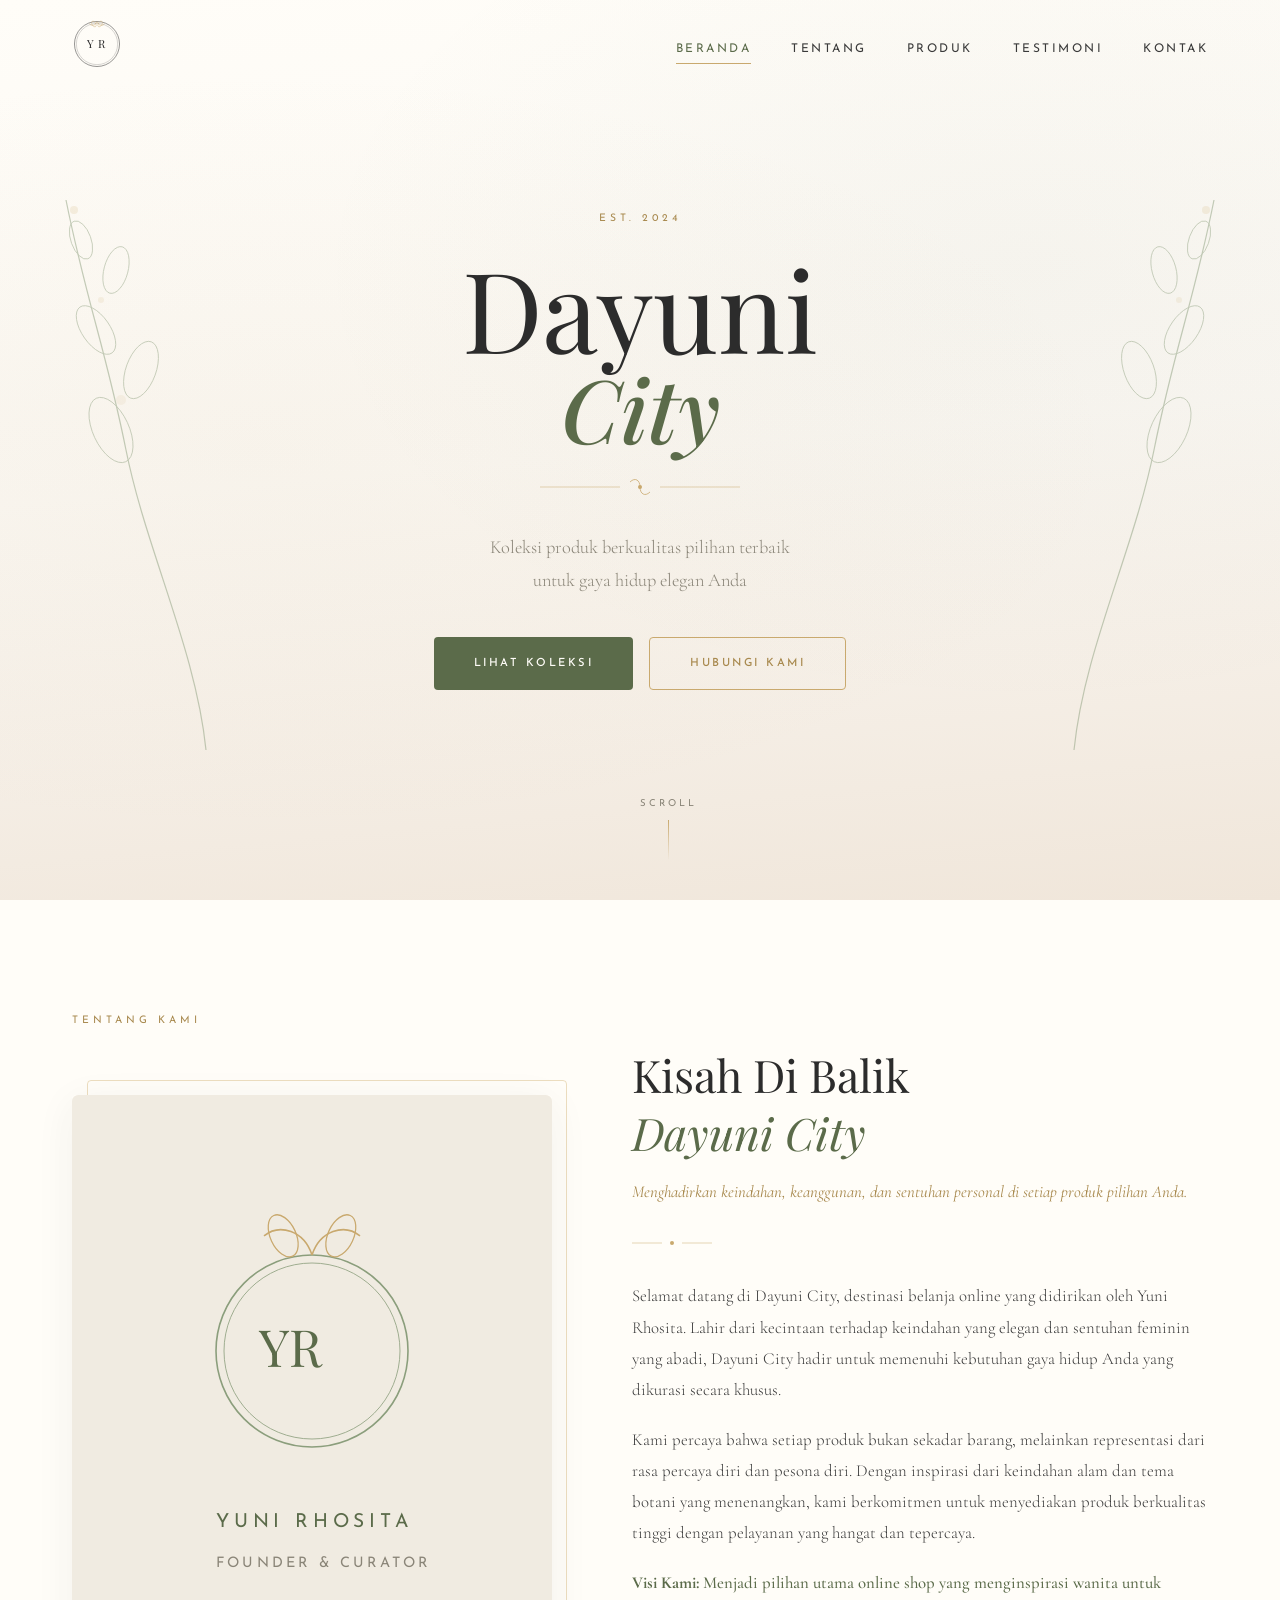
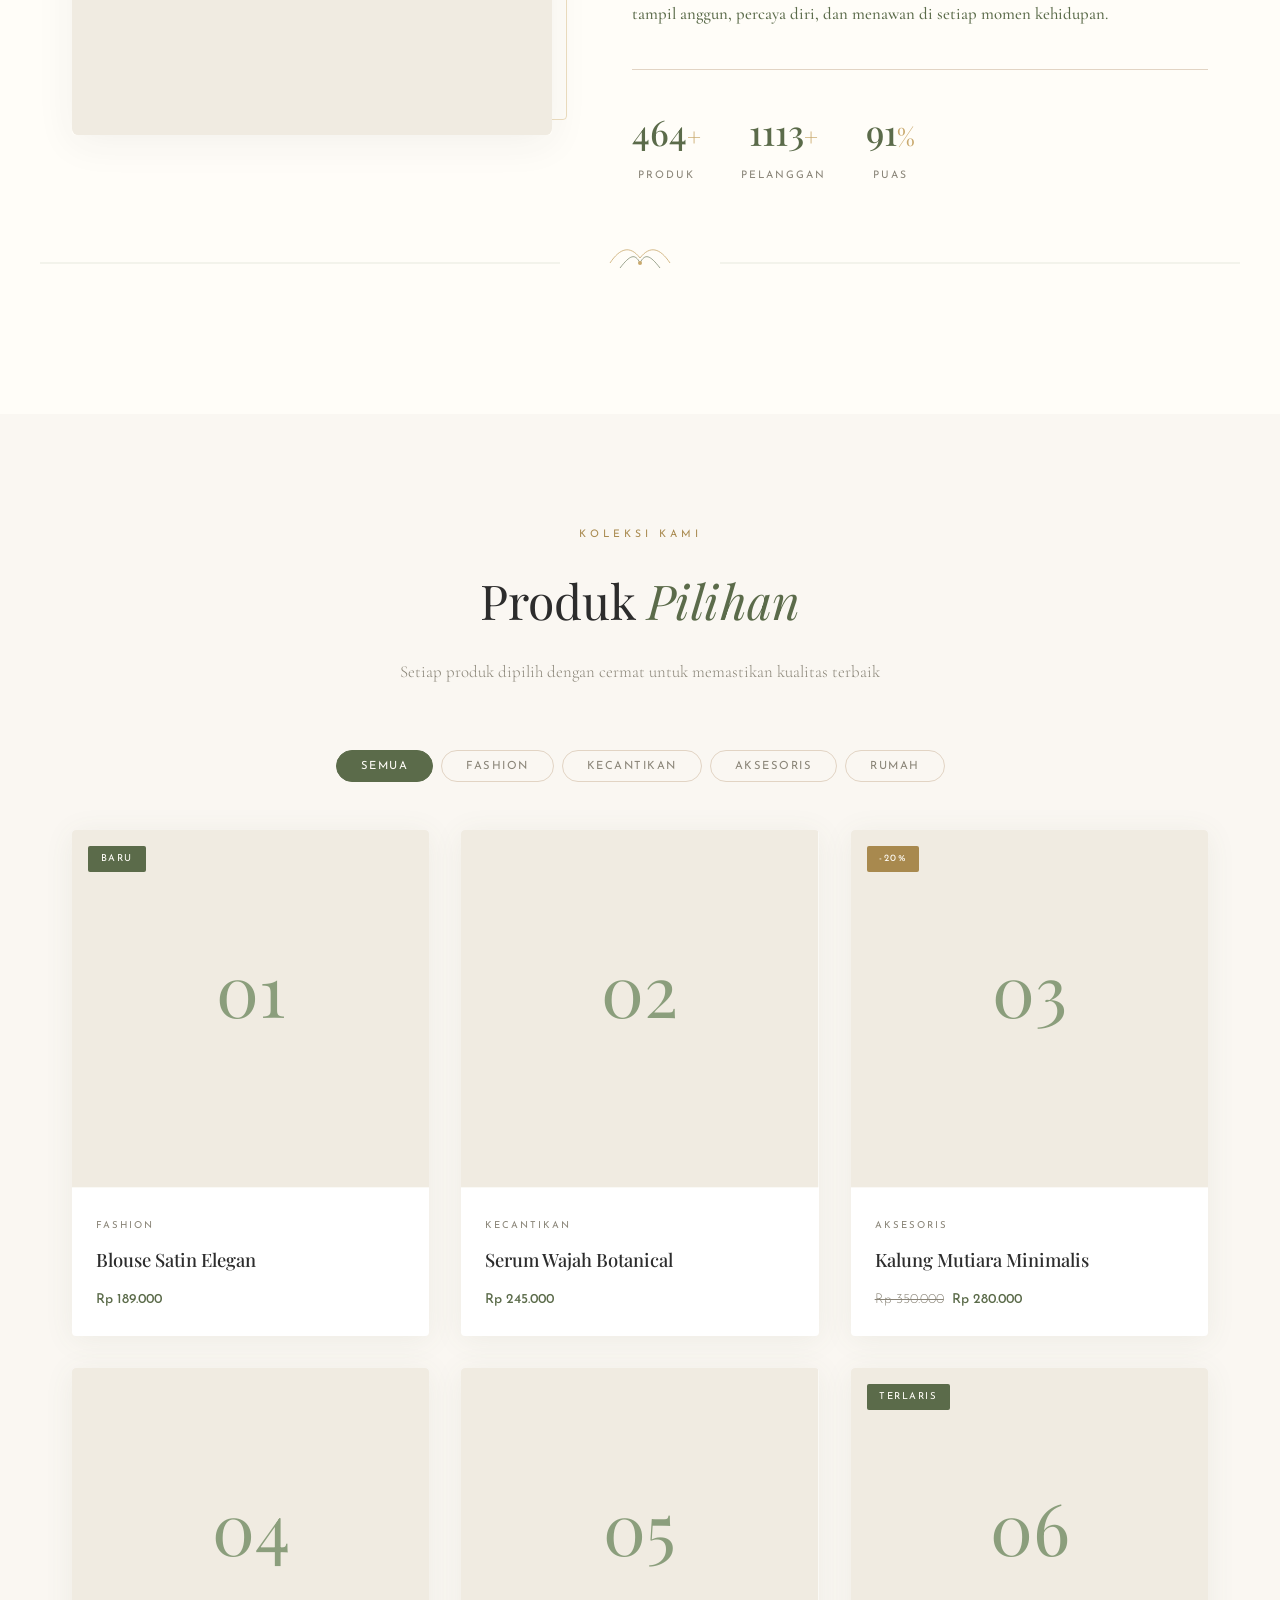
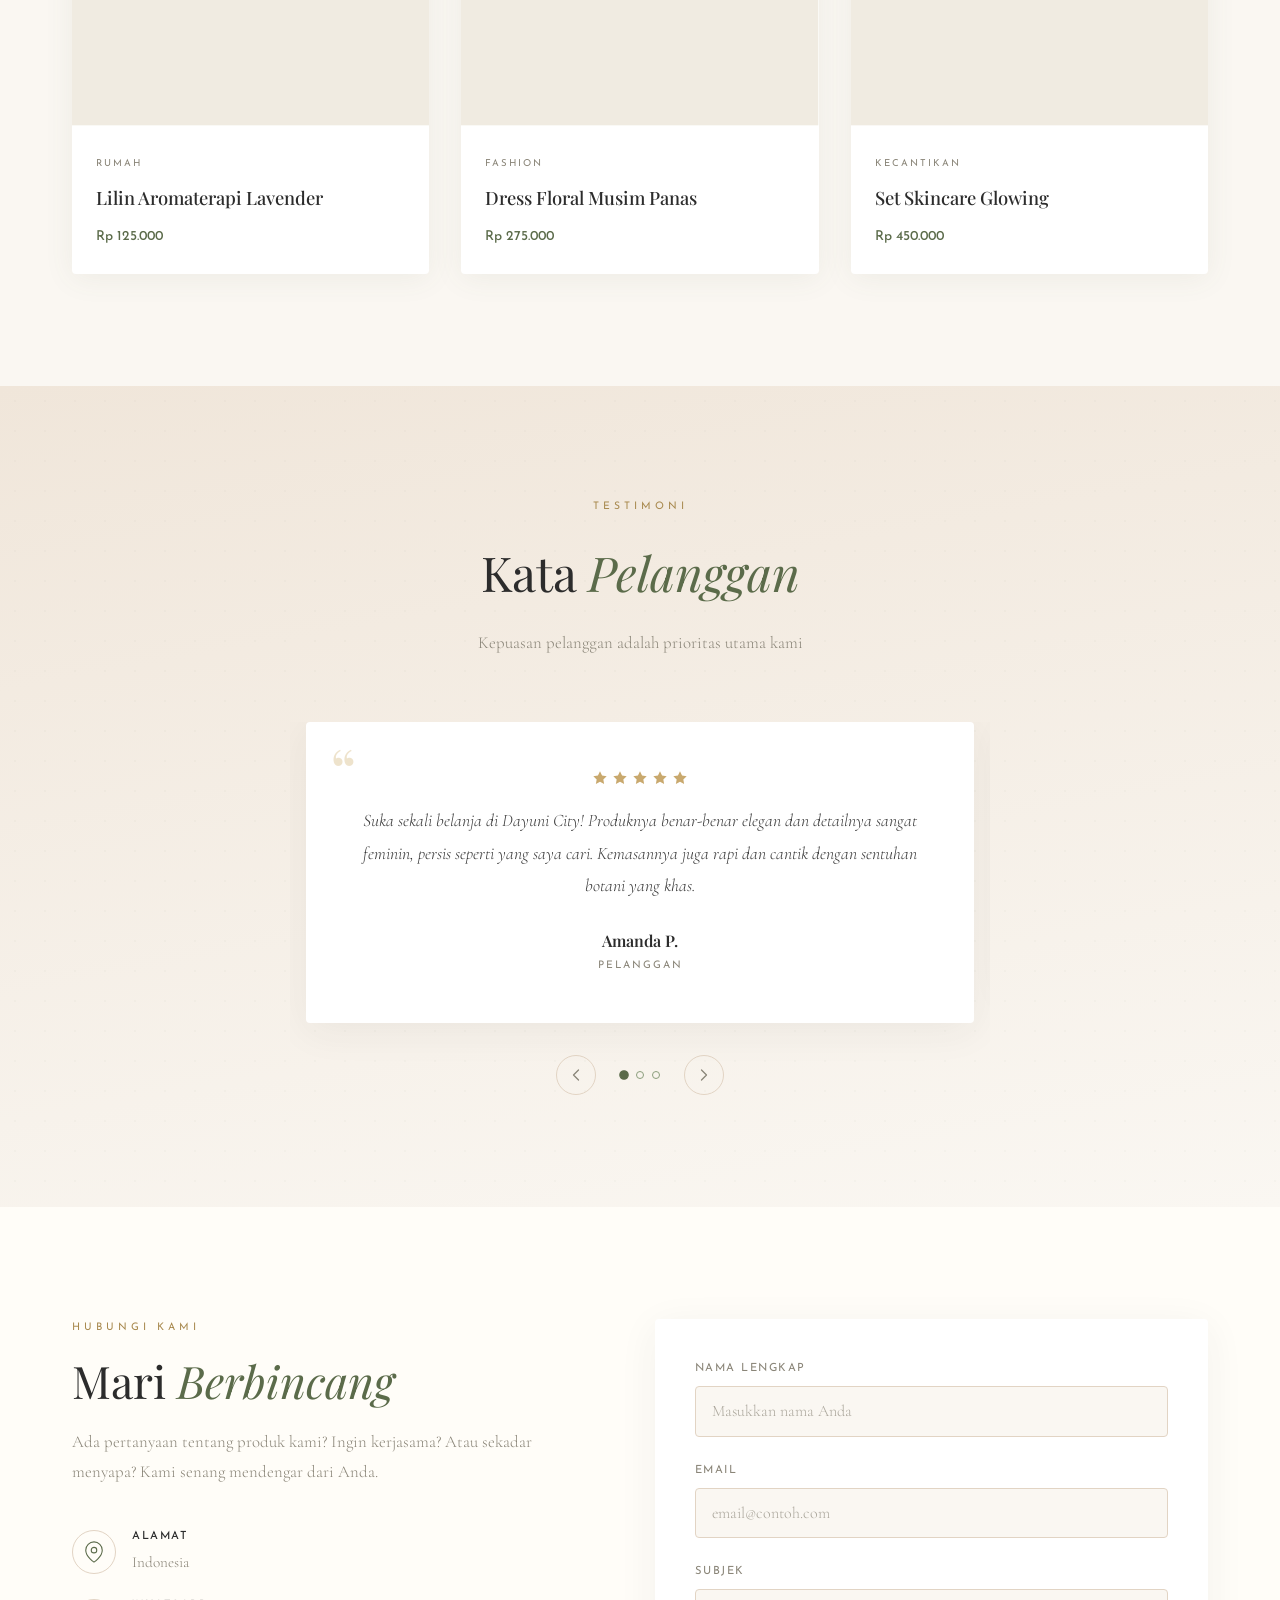
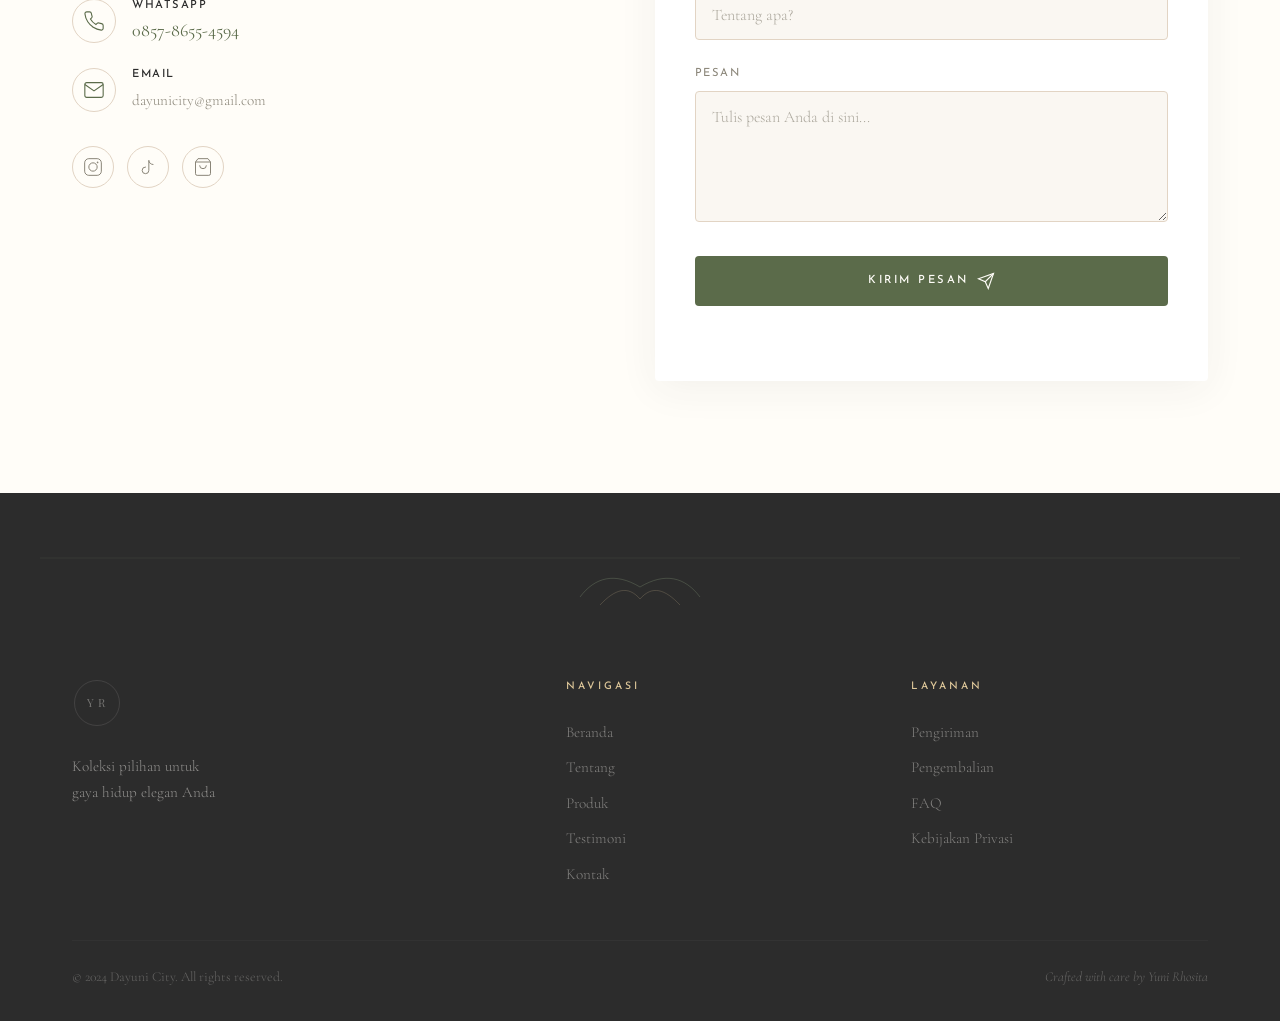
<file: index.html>
<!DOCTYPE html>
<html lang="id">
<head>
  <meta charset="UTF-8">
  <meta name="viewport" content="width=device-width, initial-scale=1.0">
  <title>Dayuni City — Olshop Terpercaya by Yuni Rhosita</title>
  <meta name="description" content="Dayuni City adalah toko online terpercaya yang menyediakan produk berkualitas pilihan Yuni Rhosita. Belanja mudah, aman, dan elegan.">
  <meta name="keywords" content="Dayuni City, Yuni Rhosita, olshop, toko online, belanja online, produk berkualitas">
  <meta name="author" content="Yuni Rhosita">
  <meta property="og:title" content="Dayuni City — Olshop Terpercaya">
  <meta property="og:description" content="Belanja produk berkualitas pilihan Yuni Rhosita. Aman, mudah, dan elegan.">
  <meta property="og:type" content="website">
  <link rel="preconnect" href="https://fonts.googleapis.com">
  <link rel="preconnect" href="https://fonts.gstatic.com" crossorigin>
  <link href="https://fonts.googleapis.com/css2?family=Cormorant+Garamond:ital,wght@0,300;0,400;0,500;0,600;0,700;1,300;1,400;1,500&family=Playfair+Display:ital,wght@0,400;0,500;0,600;0,700;1,400;1,500;1,600&family=Josefin+Sans:wght@300;400;500;600&display=swap" rel="stylesheet">
  <link rel="stylesheet" href="css/style.css">
</head>
<body>

  <!-- Botanical Overlay Loader -->
  <div class="page-loader" id="pageLoader">
    <div class="loader-botanical">
      <svg viewBox="0 0 120 120" class="loader-leaf">
        <path d="M60 10 C30 30, 15 60, 60 110 C105 60, 90 30, 60 10Z" fill="none" stroke="currentColor" stroke-width="1"/>
        <path d="M60 25 C60 25, 60 95, 60 95" fill="none" stroke="currentColor" stroke-width="0.8"/>
        <path d="M60 40 C45 35, 35 45, 60 55" fill="none" stroke="currentColor" stroke-width="0.6"/>
        <path d="M60 40 C75 35, 85 45, 60 55" fill="none" stroke="currentColor" stroke-width="0.6"/>
        <path d="M60 60 C42 55, 30 65, 60 75" fill="none" stroke="currentColor" stroke-width="0.6"/>
        <path d="M60 60 C78 55, 90 65, 60 75" fill="none" stroke="currentColor" stroke-width="0.6"/>
      </svg>
      <span class="loader-text">Dayuni City</span>
    </div>
  </div>

  <!-- Navigation -->
  <nav class="main-nav" id="mainNav">
    <div class="nav-inner">
      <a href="#beranda" class="nav-logo">
        <svg viewBox="0 0 80 80" class="logo-svg">
          <circle cx="40" cy="40" r="36" fill="none" stroke="currentColor" stroke-width="0.8"/>
          <circle cx="40" cy="40" r="33" fill="none" stroke="currentColor" stroke-width="0.3"/>
          <!-- Botanical accent top -->
          <path d="M40 4 C38 10, 32 12, 28 8" fill="none" stroke="var(--gold)" stroke-width="0.8"/>
          <path d="M40 4 C42 10, 48 12, 52 8" fill="none" stroke="var(--gold)" stroke-width="0.8"/>
          <ellipse cx="35" cy="8" rx="3" ry="5" transform="rotate(-30 35 8)" fill="none" stroke="var(--gold)" stroke-width="0.6"/>
          <ellipse cx="45" cy="8" rx="3" ry="5" transform="rotate(30 45 8)" fill="none" stroke="var(--gold)" stroke-width="0.6"/>
          <!-- YR Letters -->
          <text x="24" y="46" font-family="'Playfair Display', serif" font-size="18" font-weight="400" fill="currentColor">Y</text>
          <text x="42" y="46" font-family="'Playfair Display', serif" font-size="18" font-weight="400" fill="currentColor">R</text>
        </svg>
      </a>

      <button class="nav-toggle" id="navToggle" aria-label="Toggle menu">
        <span></span>
        <span></span>
        <span></span>
      </button>

      <div class="nav-links" id="navLinks">
        <a href="#beranda" class="nav-link active" data-section="beranda">Beranda</a>
        <a href="#tentang" class="nav-link" data-section="tentang">Tentang</a>
        <a href="#produk" class="nav-link" data-section="produk">Produk</a>
        <a href="#testimoni" class="nav-link" data-section="testimoni">Testimoni</a>
        <a href="#kontak" class="nav-link" data-section="kontak">Kontak</a>
      </div>
    </div>
  </nav>

  <!-- Hero / Beranda -->
  <section class="hero" id="beranda">
    <div class="hero-botanical-left">
      <svg viewBox="0 0 200 600" class="botanical-branch">
        <path d="M180 600 C170 500, 120 400, 100 300 C80 200, 60 150, 40 50" fill="none" stroke="var(--olive-light)" stroke-width="1.2"/>
        <ellipse cx="85" cy="280" rx="18" ry="35" transform="rotate(-25 85 280)" fill="none" stroke="var(--olive-light)" stroke-width="0.8"/>
        <ellipse cx="115" cy="220" rx="15" ry="30" transform="rotate(20 115 220)" fill="none" stroke="var(--olive-light)" stroke-width="0.8"/>
        <ellipse cx="70" cy="180" rx="14" ry="28" transform="rotate(-35 70 180)" fill="none" stroke="var(--olive-light)" stroke-width="0.8"/>
        <ellipse cx="90" cy="120" rx="12" ry="24" transform="rotate(15 90 120)" fill="none" stroke="var(--olive-light)" stroke-width="0.8"/>
        <ellipse cx="55" cy="90" rx="10" ry="20" transform="rotate(-20 55 90)" fill="none" stroke="var(--olive-light)" stroke-width="0.8"/>
        <circle cx="48" cy="60" r="4" fill="var(--gold-light)" opacity="0.5"/>
        <circle cx="75" cy="150" r="3" fill="var(--gold-light)" opacity="0.4"/>
        <circle cx="95" cy="250" r="5" fill="var(--gold-light)" opacity="0.3"/>
      </svg>
    </div>
    <div class="hero-botanical-right">
      <svg viewBox="0 0 200 600" class="botanical-branch">
        <path d="M20 600 C30 500, 80 400, 100 300 C120 200, 140 150, 160 50" fill="none" stroke="var(--olive-light)" stroke-width="1.2"/>
        <ellipse cx="115" cy="280" rx="18" ry="35" transform="rotate(25 115 280)" fill="none" stroke="var(--olive-light)" stroke-width="0.8"/>
        <ellipse cx="85" cy="220" rx="15" ry="30" transform="rotate(-20 85 220)" fill="none" stroke="var(--olive-light)" stroke-width="0.8"/>
        <ellipse cx="130" cy="180" rx="14" ry="28" transform="rotate(35 130 180)" fill="none" stroke="var(--olive-light)" stroke-width="0.8"/>
        <ellipse cx="110" cy="120" rx="12" ry="24" transform="rotate(-15 110 120)" fill="none" stroke="var(--olive-light)" stroke-width="0.8"/>
        <ellipse cx="145" cy="90" rx="10" ry="20" transform="rotate(20 145 90)" fill="none" stroke="var(--olive-light)" stroke-width="0.8"/>
        <circle cx="152" cy="60" r="4" fill="var(--gold-light)" opacity="0.5"/>
        <circle cx="125" cy="150" r="3" fill="var(--gold-light)" opacity="0.4"/>
      </svg>
    </div>

    <div class="hero-content reveal">
      <div class="hero-badge">Est. 2024</div>
      <h1 class="hero-title">
        <span class="hero-title-line">Dayuni</span>
        <span class="hero-title-line hero-title-accent">City</span>
      </h1>
      <div class="hero-divider">
        <svg viewBox="0 0 200 20" class="divider-svg">
          <line x1="0" y1="10" x2="80" y2="10" stroke="var(--gold)" stroke-width="0.5"/>
          <path d="M90 5 C95 0, 100 3, 100 10 C100 17, 105 20, 110 15" fill="none" stroke="var(--gold)" stroke-width="0.8"/>
          <circle cx="100" cy="10" r="2" fill="var(--gold)"/>
          <line x1="120" y1="10" x2="200" y2="10" stroke="var(--gold)" stroke-width="0.5"/>
        </svg>
      </div>
      <p class="hero-subtitle">Koleksi produk berkualitas pilihan terbaik<br>untuk gaya hidup elegan Anda</p>
      <div class="hero-actions">
        <a href="#produk" class="btn btn-primary">Lihat Koleksi</a>
        <a href="#kontak" class="btn btn-outline">Hubungi Kami</a>
      </div>
    </div>

    <div class="hero-scroll-indicator">
      <span>Scroll</span>
      <div class="scroll-line"></div>
    </div>
  </section>

  <!-- About / Tentang -->
  <section class="section section-about" id="tentang">
    <div class="container">
      <div class="section-label reveal">Tentang Kami</div>
      <div class="about-grid">
        <div class="about-image-col reveal">
          <div class="about-image-frame">
            <div class="about-image-placeholder">
              <svg viewBox="0 0 300 400" class="placeholder-botanical">
                <rect x="0" y="0" width="300" height="400" fill="var(--cream-dark)" rx="4"/>
                <circle cx="150" cy="160" r="60" fill="none" stroke="var(--olive-light)" stroke-width="1"/>
                <circle cx="150" cy="160" r="55" fill="none" stroke="var(--olive-light)" stroke-width="0.5"/>
                <text x="117" y="170" font-family="'Playfair Display', serif" font-size="32" fill="var(--olive)">YR</text>
                <path d="M150 100 C145 85, 130 80, 120 88" fill="none" stroke="var(--gold)" stroke-width="1"/>
                <path d="M150 100 C155 85, 170 80, 180 88" fill="none" stroke="var(--gold)" stroke-width="1"/>
                <ellipse cx="132" cy="88" rx="8" ry="14" transform="rotate(-25 132 88)" fill="none" stroke="var(--gold)" stroke-width="0.8"/>
                <ellipse cx="168" cy="88" rx="8" ry="14" transform="rotate(25 168 88)" fill="none" stroke="var(--gold)" stroke-width="0.8"/>
                <text x="90" y="270" font-family="'Josefin Sans', sans-serif" font-size="12" fill="var(--olive)" letter-spacing="3">YUNI RHOSITA</text>
                <text x="90" y="295" font-family="'Josefin Sans', sans-serif" font-size="9" fill="var(--text-muted)" letter-spacing="2">FOUNDER &amp; CURATOR</text>
              </svg>
            </div>
            <div class="about-image-accent"></div>
          </div>
        </div>

        <div class="about-text-col reveal" style="--delay: 0.2s">
          <h2 class="about-heading">
            Kisah Di Balik<br>
            <em>Dayuni City</em>
          </h2>
          <p class="about-subtitle" style="font-family: var(--font-body); font-size: 1.05rem; font-style: italic; color: var(--gold-dark); margin-bottom: 1.2rem;">Menghadirkan keindahan, keanggunan, dan sentuhan personal di setiap produk pilihan Anda.</p>
          <div class="about-divider-small">
            <svg viewBox="0 0 80 8">
              <line x1="0" y1="4" x2="30" y2="4" stroke="var(--gold)" stroke-width="0.5"/>
              <circle cx="40" cy="4" r="2" fill="var(--gold)"/>
              <line x1="50" y1="4" x2="80" y2="4" stroke="var(--gold)" stroke-width="0.5"/>
            </svg>
          </div>
          <p class="about-text">
            Selamat datang di Dayuni City, destinasi belanja online yang didirikan oleh Yuni Rhosita. Lahir dari kecintaan terhadap keindahan yang elegan dan sentuhan feminin yang abadi, Dayuni City hadir untuk memenuhi kebutuhan gaya hidup Anda yang dikurasi secara khusus.
          </p>
          <p class="about-text">
            Kami percaya bahwa setiap produk bukan sekadar barang, melainkan representasi dari rasa percaya diri dan pesona diri. Dengan inspirasi dari keindahan alam dan tema botani yang menenangkan, kami berkomitmen untuk menyediakan produk berkualitas tinggi dengan pelayanan yang hangat dan tepercaya.
          </p>
          <p class="about-text" style="font-weight: 500; color: var(--olive);">
            <strong>Visi Kami:</strong> Menjadi pilihan utama online shop yang menginspirasi wanita untuk tampil anggun, percaya diri, dan menawan di setiap momen kehidupan.
          </p>
          <div class="about-stats">
            <div class="stat">
              <span class="stat-number" data-count="500">0</span><span class="stat-suffix">+</span>
              <span class="stat-label">Produk</span>
            </div>
            <div class="stat">
              <span class="stat-number" data-count="1200">0</span><span class="stat-suffix">+</span>
              <span class="stat-label">Pelanggan</span>
            </div>
            <div class="stat">
              <span class="stat-number" data-count="98">0</span><span class="stat-suffix">%</span>
              <span class="stat-label">Puas</span>
            </div>
          </div>
        </div>
      </div>
    </div>

    <!-- Botanical divider -->
    <div class="section-botanical-divider">
      <svg viewBox="0 0 1200 60">
        <line x1="0" y1="30" x2="520" y2="30" stroke="var(--olive-light)" stroke-width="0.4" opacity="0.5"/>
        <g transform="translate(600, 30)">
          <path d="M-30 0 C-20 -15, -10 -18, 0 -5" fill="none" stroke="var(--gold)" stroke-width="0.8"/>
          <path d="M30 0 C20 -15, 10 -18, 0 -5" fill="none" stroke="var(--gold)" stroke-width="0.8"/>
          <path d="M-20 5 C-10 -8, -5 -10, 0 0" fill="none" stroke="var(--olive)" stroke-width="0.6"/>
          <path d="M20 5 C10 -8, 5 -10, 0 0" fill="none" stroke="var(--olive)" stroke-width="0.6"/>
          <circle cx="0" cy="0" r="2" fill="var(--gold)"/>
        </g>
        <line x1="680" y1="30" x2="1200" y2="30" stroke="var(--olive-light)" stroke-width="0.4" opacity="0.5"/>
      </svg>
    </div>
  </section>

  <!-- Products / Produk -->
  <section class="section section-products" id="produk">
    <div class="container">
      <div class="section-header reveal">
        <div class="section-label">Koleksi Kami</div>
        <h2 class="section-title">Produk <em>Pilihan</em></h2>
        <p class="section-desc">Setiap produk dipilih dengan cermat untuk memastikan kualitas terbaik</p>
      </div>

      <div class="product-filters reveal" style="--delay: 0.1s">
        <button class="filter-btn active" data-filter="semua">Semua</button>
        <button class="filter-btn" data-filter="fashion">Fashion</button>
        <button class="filter-btn" data-filter="kecantikan">Kecantikan</button>
        <button class="filter-btn" data-filter="aksesoris">Aksesoris</button>
        <button class="filter-btn" data-filter="rumah">Rumah</button>
      </div>

      <div class="products-grid" id="productsGrid">
        <!-- Product 1 -->
        <div class="product-card reveal" data-category="fashion" style="--delay: 0.1s">
          <div class="product-image">
            <div class="product-placeholder" style="--hue: 35">
              <svg viewBox="0 0 200 200"><rect width="200" height="200" fill="var(--cream-dark)"/><text x="100" y="105" text-anchor="middle" font-family="'Playfair Display',serif" font-size="40" fill="var(--olive-light)">01</text></svg>
            </div>
            <div class="product-overlay">
              <span class="product-quick-view">Lihat Detail</span>
            </div>
            <span class="product-badge">Baru</span>
          </div>
          <div class="product-info">
            <span class="product-category">Fashion</span>
            <h3 class="product-name">Blouse Satin Elegan</h3>
            <span class="product-price">Rp 189.000</span>
          </div>
        </div>

        <!-- Product 2 -->
        <div class="product-card reveal" data-category="kecantikan" style="--delay: 0.15s">
          <div class="product-image">
            <div class="product-placeholder" style="--hue: 85">
              <svg viewBox="0 0 200 200"><rect width="200" height="200" fill="var(--cream-dark)"/><text x="100" y="105" text-anchor="middle" font-family="'Playfair Display',serif" font-size="40" fill="var(--olive-light)">02</text></svg>
            </div>
            <div class="product-overlay">
              <span class="product-quick-view">Lihat Detail</span>
            </div>
          </div>
          <div class="product-info">
            <span class="product-category">Kecantikan</span>
            <h3 class="product-name">Serum Wajah Botanical</h3>
            <span class="product-price">Rp 245.000</span>
          </div>
        </div>

        <!-- Product 3 -->
        <div class="product-card reveal" data-category="aksesoris" style="--delay: 0.2s">
          <div class="product-image">
            <div class="product-placeholder" style="--hue: 45">
              <svg viewBox="0 0 200 200"><rect width="200" height="200" fill="var(--cream-dark)"/><text x="100" y="105" text-anchor="middle" font-family="'Playfair Display',serif" font-size="40" fill="var(--olive-light)">03</text></svg>
            </div>
            <div class="product-overlay">
              <span class="product-quick-view">Lihat Detail</span>
            </div>
            <span class="product-badge badge-sale">-20%</span>
          </div>
          <div class="product-info">
            <span class="product-category">Aksesoris</span>
            <h3 class="product-name">Kalung Mutiara Minimalis</h3>
            <span class="product-price"><del>Rp 350.000</del> Rp 280.000</span>
          </div>
        </div>

        <!-- Product 4 -->
        <div class="product-card reveal" data-category="rumah" style="--delay: 0.25s">
          <div class="product-image">
            <div class="product-placeholder" style="--hue: 120">
              <svg viewBox="0 0 200 200"><rect width="200" height="200" fill="var(--cream-dark)"/><text x="100" y="105" text-anchor="middle" font-family="'Playfair Display',serif" font-size="40" fill="var(--olive-light)">04</text></svg>
            </div>
            <div class="product-overlay">
              <span class="product-quick-view">Lihat Detail</span>
            </div>
          </div>
          <div class="product-info">
            <span class="product-category">Rumah</span>
            <h3 class="product-name">Lilin Aromaterapi Lavender</h3>
            <span class="product-price">Rp 125.000</span>
          </div>
        </div>

        <!-- Product 5 -->
        <div class="product-card reveal" data-category="fashion" style="--delay: 0.3s">
          <div class="product-image">
            <div class="product-placeholder" style="--hue: 15">
              <svg viewBox="0 0 200 200"><rect width="200" height="200" fill="var(--cream-dark)"/><text x="100" y="105" text-anchor="middle" font-family="'Playfair Display',serif" font-size="40" fill="var(--olive-light)">05</text></svg>
            </div>
            <div class="product-overlay">
              <span class="product-quick-view">Lihat Detail</span>
            </div>
          </div>
          <div class="product-info">
            <span class="product-category">Fashion</span>
            <h3 class="product-name">Dress Floral Musim Panas</h3>
            <span class="product-price">Rp 275.000</span>
          </div>
        </div>

        <!-- Product 6 -->
        <div class="product-card reveal" data-category="kecantikan" style="--delay: 0.35s">
          <div class="product-image">
            <div class="product-placeholder" style="--hue: 340">
              <svg viewBox="0 0 200 200"><rect width="200" height="200" fill="var(--cream-dark)"/><text x="100" y="105" text-anchor="middle" font-family="'Playfair Display',serif" font-size="40" fill="var(--olive-light)">06</text></svg>
            </div>
            <div class="product-overlay">
              <span class="product-quick-view">Lihat Detail</span>
            </div>
            <span class="product-badge">Terlaris</span>
          </div>
          <div class="product-info">
            <span class="product-category">Kecantikan</span>
            <h3 class="product-name">Set Skincare Glowing</h3>
            <span class="product-price">Rp 450.000</span>
          </div>
        </div>
      </div>
    </div>
  </section>

  <!-- Testimonials / Testimoni -->
  <section class="section section-testimonials" id="testimoni">
    <div class="testimonial-bg-pattern"></div>
    <div class="container">
      <div class="section-header reveal">
        <div class="section-label">Testimoni</div>
        <h2 class="section-title">Kata <em>Pelanggan</em></h2>
        <p class="section-desc">Kepuasan pelanggan adalah prioritas utama kami</p>
      </div>

      <div class="testimonials-carousel reveal" style="--delay: 0.15s">
        <div class="testimonials-track" id="testimonialsTrack">
          <!-- Testimonials loaded via JS -->
        </div>
        <div class="testimonials-nav">
          <button class="carousel-btn carousel-prev" id="prevTestimonial" aria-label="Sebelumnya">
            <svg viewBox="0 0 24 24" width="20" height="20"><path d="M15 18l-6-6 6-6" fill="none" stroke="currentColor" stroke-width="1.5" stroke-linecap="round" stroke-linejoin="round"/></svg>
          </button>
          <div class="carousel-dots" id="carouselDots"></div>
          <button class="carousel-btn carousel-next" id="nextTestimonial" aria-label="Selanjutnya">
            <svg viewBox="0 0 24 24" width="20" height="20"><path d="M9 18l6-6-6-6" fill="none" stroke="currentColor" stroke-width="1.5" stroke-linecap="round" stroke-linejoin="round"/></svg>
          </button>
        </div>
      </div>
    </div>
  </section>

  <!-- Contact / Kontak -->
  <section class="section section-contact" id="kontak">
    <div class="container">
      <div class="contact-grid">
        <div class="contact-info-col reveal">
          <div class="section-label">Hubungi Kami</div>
          <h2 class="contact-heading">Mari <em>Berbincang</em></h2>
          <p class="contact-text">Ada pertanyaan tentang produk kami? Ingin kerjasama? Atau sekadar menyapa? Kami senang mendengar dari Anda.</p>

          <div class="contact-details">
            <div class="contact-item">
              <div class="contact-icon">
                <svg viewBox="0 0 24 24" width="22" height="22"><path d="M21 10c0 7-9 13-9 13s-9-6-9-13a9 9 0 0118 0z" fill="none" stroke="currentColor" stroke-width="1.2"/><circle cx="12" cy="10" r="3" fill="none" stroke="currentColor" stroke-width="1.2"/></svg>
              </div>
              <div>
                <strong>Alamat</strong>
                <span>Indonesia</span>
              </div>
            </div>
            <div class="contact-item">
              <div class="contact-icon">
                <svg viewBox="0 0 24 24" width="22" height="22"><path d="M22 16.92v3a2 2 0 01-2.18 2 19.79 19.79 0 01-8.63-3.07 19.5 19.5 0 01-6-6A19.79 19.79 0 012.12 4.18 2 2 0 014.11 2h3a2 2 0 012 1.72 12.84 12.84 0 00.7 2.81 2 2 0 01-.45 2.11L8.09 9.91a16 16 0 006 6l1.27-1.27a2 2 0 012.11-.45 12.84 12.84 0 002.81.7A2 2 0 0122 16.92z" fill="none" stroke="currentColor" stroke-width="1.2"/></svg>
              </div>
              <div>
                <strong>WhatsApp</strong>
                <a href="https://wa.me/6285786554594" target="_blank" rel="noopener" style="color: var(--olive); text-decoration: none;">0857-8655-4594</a>
              </div>
            </div>
            <div class="contact-item">
              <div class="contact-icon">
                <svg viewBox="0 0 24 24" width="22" height="22"><path d="M4 4h16c1.1 0 2 .9 2 2v12c0 1.1-.9 2-2 2H4c-1.1 0-2-.9-2-2V6c0-1.1.9-2 2-2z" fill="none" stroke="currentColor" stroke-width="1.2"/><polyline points="22,6 12,13 2,6" fill="none" stroke="currentColor" stroke-width="1.2"/></svg>
              </div>
              <div>
                <strong>Email</strong>
                <span>dayunicity@gmail.com</span>
              </div>
            </div>
          </div>

          <div class="social-links">
            <a href="#" class="social-link" aria-label="Instagram">
              <svg viewBox="0 0 24 24" width="20" height="20"><rect x="2" y="2" width="20" height="20" rx="5" ry="5" fill="none" stroke="currentColor" stroke-width="1.2"/><circle cx="12" cy="12" r="5" fill="none" stroke="currentColor" stroke-width="1.2"/><circle cx="17.5" cy="6.5" r="1" fill="currentColor"/></svg>
            </a>
            <a href="https://tiktok.com/@rhsta15_" target="_blank" rel="noopener" class="social-link" aria-label="TikTok">
              <svg viewBox="0 0 24 24" width="20" height="20"><path d="M9 12a4 4 0 104 4V4a5 5 0 005 5" fill="none" stroke="currentColor" stroke-width="1.2" stroke-linecap="round" stroke-linejoin="round"/></svg>
            </a>
            <a href="#" class="social-link" aria-label="Shopee">
              <svg viewBox="0 0 24 24" width="20" height="20"><path d="M6 2L3 6v14a2 2 0 002 2h14a2 2 0 002-2V6l-3-4z" fill="none" stroke="currentColor" stroke-width="1.2"/><line x1="3" y1="6" x2="21" y2="6" stroke="currentColor" stroke-width="1.2"/><path d="M16 10a4 4 0 01-8 0" fill="none" stroke="currentColor" stroke-width="1.2"/></svg>
            </a>
          </div>
        </div>

        <div class="contact-form-col reveal" style="--delay: 0.2s">
          <form class="contact-form" id="contactForm">
            <div class="form-group">
              <label for="nama">Nama Lengkap</label>
              <input type="text" id="nama" name="nama" required placeholder="Masukkan nama Anda">
            </div>
            <div class="form-group">
              <label for="email">Email</label>
              <input type="email" id="email" name="email" required placeholder="email@contoh.com">
            </div>
            <div class="form-group">
              <label for="subjek">Subjek</label>
              <input type="text" id="subjek" name="subjek" placeholder="Tentang apa?">
            </div>
            <div class="form-group">
              <label for="pesan">Pesan</label>
              <textarea id="pesan" name="pesan" rows="5" required placeholder="Tulis pesan Anda di sini..."></textarea>
            </div>
            <button type="submit" class="btn btn-primary btn-full">
              <span>Kirim Pesan</span>
              <svg viewBox="0 0 24 24" width="18" height="18"><line x1="22" y1="2" x2="11" y2="13" stroke="currentColor" stroke-width="1.5"/><polygon points="22 2 15 22 11 13 2 9 22 2" fill="none" stroke="currentColor" stroke-width="1.5"/></svg>
            </button>
            <div class="form-status" id="formStatus"></div>
          </form>
        </div>
      </div>
    </div>
  </section>

  <!-- Footer -->
  <footer class="main-footer">
    <div class="footer-botanical">
      <svg viewBox="0 0 1200 80">
        <line x1="0" y1="1" x2="1200" y2="1" stroke="var(--olive-light)" stroke-width="0.3" opacity="0.4"/>
        <g transform="translate(600, 40)">
          <path d="M-60 0 C-45 -20, -25 -25, 0 -10" fill="none" stroke="var(--olive-light)" stroke-width="0.6" opacity="0.5"/>
          <path d="M60 0 C45 -20, 25 -25, 0 -10" fill="none" stroke="var(--olive-light)" stroke-width="0.6" opacity="0.5"/>
          <path d="M-40 8 C-25 -8, -12 -12, 0 2" fill="none" stroke="var(--gold-light)" stroke-width="0.5" opacity="0.4"/>
          <path d="M40 8 C25 -8, 12 -12, 0 2" fill="none" stroke="var(--gold-light)" stroke-width="0.5" opacity="0.4"/>
        </g>
      </svg>
    </div>
    <div class="container">
      <div class="footer-grid">
        <div class="footer-brand">
          <svg viewBox="0 0 80 80" class="footer-logo">
            <circle cx="40" cy="40" r="36" fill="none" stroke="currentColor" stroke-width="0.6" opacity="0.6"/>
            <text x="24" y="46" font-family="'Playfair Display', serif" font-size="18" font-weight="400" fill="currentColor" opacity="0.7">Y</text>
            <text x="42" y="46" font-family="'Playfair Display', serif" font-size="18" font-weight="400" fill="currentColor" opacity="0.7">R</text>
          </svg>
          <p class="footer-tagline">Koleksi pilihan untuk<br>gaya hidup elegan Anda</p>
        </div>
        <div class="footer-nav">
          <h4>Navigasi</h4>
          <a href="#beranda">Beranda</a>
          <a href="#tentang">Tentang</a>
          <a href="#produk">Produk</a>
          <a href="#testimoni">Testimoni</a>
          <a href="#kontak">Kontak</a>
        </div>
        <div class="footer-nav">
          <h4>Layanan</h4>
          <a href="#">Pengiriman</a>
          <a href="#">Pengembalian</a>
          <a href="#">FAQ</a>
          <a href="#">Kebijakan Privasi</a>
        </div>
      </div>
      <div class="footer-bottom">
        <p>&copy; 2024 Dayuni City. All rights reserved.</p>
        <p class="footer-credit">Crafted with care by Yuni Rhosita</p>
      </div>
    </div>
  </footer>

  <!-- Back to top -->
  <button class="back-to-top" id="backToTop" aria-label="Kembali ke atas">
    <svg viewBox="0 0 24 24" width="20" height="20"><path d="M18 15l-6-6-6 6" fill="none" stroke="currentColor" stroke-width="1.5" stroke-linecap="round" stroke-linejoin="round"/></svg>
  </button>

  <script src="js/main.js"></script>
</body>
</html>
</file>
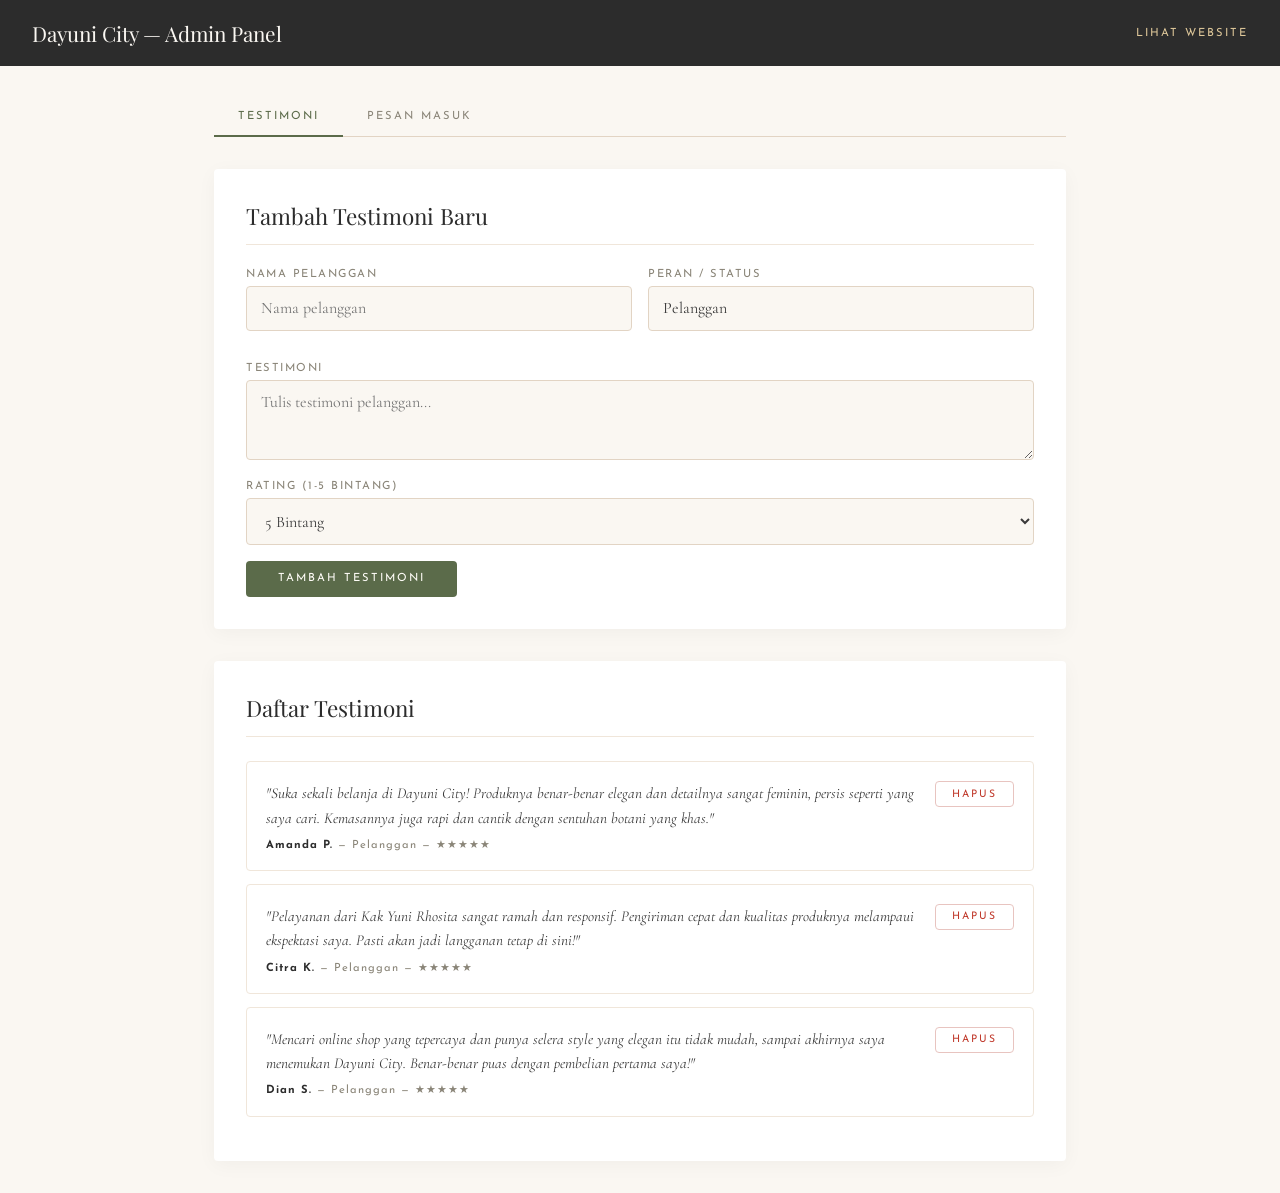
<file: admin.html>
<!DOCTYPE html>
<html lang="id">
<head>
  <meta charset="UTF-8">
  <meta name="viewport" content="width=device-width, initial-scale=1.0">
  <title>Admin — Dayuni City Testimoni</title>
  <meta name="robots" content="noindex, nofollow">
  <link rel="preconnect" href="https://fonts.googleapis.com">
  <link rel="preconnect" href="https://fonts.gstatic.com" crossorigin>
  <link href="https://fonts.googleapis.com/css2?family=Cormorant+Garamond:wght@300;400;500&family=Josefin+Sans:wght@300;400;500&family=Playfair+Display:wght@400;500;600&display=swap" rel="stylesheet">
  <style>
    :root {
      --cream: #FAF7F2;
      --ivory: #FFFDF8;
      --olive: #5B6B4A;
      --olive-dark: #47553A;
      --olive-light: #8B9E7C;
      --gold: #C9A96E;
      --gold-light: #DFC89A;
      --charcoal: #2C2C2C;
      --text: #3A3A3A;
      --text-muted: #8A8578;
      --blush: #F0E6DA;
      --blush-dark: #E2D4C4;
      --white: #FFFFFF;
      --radius: 4px;
      --font-display: 'Playfair Display', serif;
      --font-body: 'Cormorant Garamond', serif;
      --font-sans: 'Josefin Sans', sans-serif;
    }

    * { margin: 0; padding: 0; box-sizing: border-box; }

    body {
      font-family: var(--font-body);
      background: var(--cream);
      color: var(--text);
      min-height: 100vh;
    }

    .admin-header {
      background: var(--charcoal);
      color: var(--cream);
      padding: 1.2rem 2rem;
      display: flex;
      justify-content: space-between;
      align-items: center;
    }

    .admin-header h1 {
      font-family: var(--font-display);
      font-size: 1.3rem;
      font-weight: 400;
    }

    .admin-header a {
      font-family: var(--font-sans);
      font-size: 0.7rem;
      letter-spacing: 2px;
      text-transform: uppercase;
      color: var(--gold-light);
      text-decoration: none;
    }

    .admin-container {
      max-width: 900px;
      margin: 2rem auto;
      padding: 0 1.5rem;
    }

    .admin-section {
      background: var(--white);
      border-radius: var(--radius);
      padding: 2rem;
      margin-bottom: 2rem;
      box-shadow: 0 4px 20px rgba(0,0,0,0.04);
    }

    .admin-section h2 {
      font-family: var(--font-display);
      font-size: 1.4rem;
      font-weight: 400;
      margin-bottom: 1.5rem;
      color: var(--charcoal);
      padding-bottom: 0.8rem;
      border-bottom: 1px solid var(--blush);
    }

    .form-row {
      display: grid;
      grid-template-columns: 1fr 1fr;
      gap: 1rem;
      margin-bottom: 1rem;
    }

    .form-group {
      margin-bottom: 1rem;
    }

    .form-group label {
      display: block;
      font-family: var(--font-sans);
      font-size: 0.7rem;
      letter-spacing: 1.5px;
      text-transform: uppercase;
      color: var(--text-muted);
      margin-bottom: 0.4rem;
    }

    .form-group input,
    .form-group textarea,
    .form-group select {
      width: 100%;
      font-family: var(--font-body);
      font-size: 1rem;
      padding: 0.7rem 0.9rem;
      border: 1px solid var(--blush-dark);
      border-radius: var(--radius);
      background: var(--cream);
      color: var(--text);
      outline: none;
    }

    .form-group input:focus,
    .form-group textarea:focus {
      border-color: var(--olive-light);
    }

    .form-group textarea { resize: vertical; min-height: 80px; }

    .btn {
      font-family: var(--font-sans);
      font-size: 0.7rem;
      letter-spacing: 2px;
      text-transform: uppercase;
      padding: 0.8rem 2rem;
      border: none;
      border-radius: var(--radius);
      cursor: pointer;
      transition: all 0.3s ease;
    }

    .btn-add {
      background: var(--olive);
      color: var(--ivory);
    }

    .btn-add:hover { background: var(--olive-dark); }

    .btn-delete {
      background: transparent;
      color: #c0392b;
      border: 1px solid #e8c4c0;
      padding: 0.4rem 1rem;
      font-size: 0.65rem;
    }

    .btn-delete:hover {
      background: #c0392b;
      color: white;
    }

    .testimonial-list {
      list-style: none;
    }

    .testimonial-item {
      padding: 1.2rem;
      border: 1px solid var(--blush);
      border-radius: var(--radius);
      margin-bottom: 0.8rem;
      display: flex;
      justify-content: space-between;
      align-items: flex-start;
      gap: 1rem;
    }

    .testimonial-item-content {
      flex: 1;
    }

    .testimonial-item-text {
      font-style: italic;
      font-size: 0.95rem;
      color: var(--text);
      margin-bottom: 0.5rem;
      line-height: 1.6;
    }

    .testimonial-item-meta {
      font-family: var(--font-sans);
      font-size: 0.7rem;
      color: var(--text-muted);
      letter-spacing: 1px;
    }

    .testimonial-item-meta strong {
      color: var(--charcoal);
    }

    .empty-state {
      text-align: center;
      padding: 2rem;
      color: var(--text-muted);
      font-style: italic;
    }

    /* Messages section */
    .message-item {
      padding: 1.2rem;
      border: 1px solid var(--blush);
      border-radius: var(--radius);
      margin-bottom: 0.8rem;
    }

    .message-header {
      display: flex;
      justify-content: space-between;
      align-items: center;
      margin-bottom: 0.5rem;
    }

    .message-from {
      font-family: var(--font-display);
      font-weight: 500;
      color: var(--charcoal);
    }

    .message-date {
      font-family: var(--font-sans);
      font-size: 0.65rem;
      color: var(--text-muted);
      letter-spacing: 1px;
    }

    .message-email {
      font-size: 0.85rem;
      color: var(--olive);
      margin-bottom: 0.3rem;
    }

    .message-subject {
      font-family: var(--font-sans);
      font-size: 0.7rem;
      letter-spacing: 1px;
      text-transform: uppercase;
      color: var(--gold-dark);
      margin-bottom: 0.5rem;
    }

    .message-body {
      font-size: 0.95rem;
      line-height: 1.6;
      color: var(--text);
    }

    .tab-nav {
      display: flex;
      gap: 0;
      margin-bottom: 2rem;
      border-bottom: 1px solid var(--blush-dark);
    }

    .tab-btn {
      font-family: var(--font-sans);
      font-size: 0.7rem;
      letter-spacing: 2px;
      text-transform: uppercase;
      padding: 0.8rem 1.5rem;
      border: none;
      background: none;
      cursor: pointer;
      color: var(--text-muted);
      border-bottom: 2px solid transparent;
      margin-bottom: -1px;
      transition: all 0.3s ease;
    }

    .tab-btn.active {
      color: var(--olive);
      border-bottom-color: var(--olive);
    }

    .tab-content { display: none; }
    .tab-content.active { display: block; }

    @media (max-width: 600px) {
      .form-row { grid-template-columns: 1fr; }
      .admin-container { padding: 0 1rem; }
      .admin-section { padding: 1.5rem; }
    }
  </style>
</head>
<body>

  <header class="admin-header">
    <h1>Dayuni City — Admin Panel</h1>
    <a href="index.html">Lihat Website</a>
  </header>

  <div class="admin-container">

    <div class="tab-nav">
      <button class="tab-btn active" data-tab="testimoni">Testimoni</button>
      <button class="tab-btn" data-tab="pesan">Pesan Masuk</button>
    </div>

    <!-- Testimonials Tab -->
    <div class="tab-content active" id="tab-testimoni">
      <div class="admin-section">
        <h2>Tambah Testimoni Baru</h2>
        <form id="addTestimonialForm">
          <div class="form-row">
            <div class="form-group">
              <label>Nama Pelanggan</label>
              <input type="text" id="tName" required placeholder="Nama pelanggan">
            </div>
            <div class="form-group">
              <label>Peran / Status</label>
              <input type="text" id="tRole" placeholder="contoh: Pelanggan Setia" value="Pelanggan">
            </div>
          </div>
          <div class="form-group">
            <label>Testimoni</label>
            <textarea id="tText" required placeholder="Tulis testimoni pelanggan..."></textarea>
          </div>
          <div class="form-group">
            <label>Rating (1-5 bintang)</label>
            <select id="tStars">
              <option value="5">5 Bintang</option>
              <option value="4">4 Bintang</option>
              <option value="3">3 Bintang</option>
            </select>
          </div>
          <button type="submit" class="btn btn-add">Tambah Testimoni</button>
        </form>
      </div>

      <div class="admin-section">
        <h2>Daftar Testimoni</h2>
        <ul class="testimonial-list" id="testimonialList"></ul>
      </div>
    </div>

    <!-- Messages Tab -->
    <div class="tab-content" id="tab-pesan">
      <div class="admin-section">
        <h2>Pesan dari Formulir Kontak</h2>
        <div id="messagesList"></div>
      </div>
    </div>
  </div>

  <script>
    // Tab navigation
    document.querySelectorAll('.tab-btn').forEach(btn => {
      btn.addEventListener('click', () => {
        document.querySelectorAll('.tab-btn').forEach(b => b.classList.remove('active'));
        document.querySelectorAll('.tab-content').forEach(c => c.classList.remove('active'));
        btn.classList.add('active');
        document.getElementById('tab-' + btn.dataset.tab).classList.add('active');
      });
    });

    // Default testimonials
    const defaultTestimonials = [
      { text: 'Suka sekali belanja di Dayuni City! Produknya benar-benar elegan dan detailnya sangat feminin, persis seperti yang saya cari. Kemasannya juga rapi dan cantik dengan sentuhan botani yang khas.', author: 'Amanda P.', role: 'Pelanggan', stars: 5 },
      { text: 'Pelayanan dari Kak Yuni Rhosita sangat ramah dan responsif. Pengiriman cepat dan kualitas produknya melampaui ekspektasi saya. Pasti akan jadi langganan tetap di sini!', author: 'Citra K.', role: 'Pelanggan', stars: 5 },
      { text: 'Mencari online shop yang tepercaya dan punya selera style yang elegan itu tidak mudah, sampai akhirnya saya menemukan Dayuni City. Benar-benar puas dengan pembelian pertama saya!', author: 'Dian S.', role: 'Pelanggan', stars: 5 }
    ];

    let testimonials = JSON.parse(localStorage.getItem('dayuni_testimonials')) || defaultTestimonials;

    function renderList() {
      const list = document.getElementById('testimonialList');
      if (testimonials.length === 0) {
        list.innerHTML = '<div class="empty-state">Belum ada testimoni. Tambahkan yang pertama!</div>';
        return;
      }
      list.innerHTML = testimonials.map((t, i) => `
        <li class="testimonial-item">
          <div class="testimonial-item-content">
            <div class="testimonial-item-text">"${t.text}"</div>
            <div class="testimonial-item-meta"><strong>${t.author}</strong> — ${t.role} — ${'★'.repeat(t.stars)}</div>
          </div>
          <button class="btn btn-delete" onclick="deleteTestimonial(${i})">Hapus</button>
        </li>
      `).join('');
    }

    function deleteTestimonial(index) {
      if (confirm('Hapus testimoni ini?')) {
        testimonials.splice(index, 1);
        localStorage.setItem('dayuni_testimonials', JSON.stringify(testimonials));
        renderList();
      }
    }

    document.getElementById('addTestimonialForm').addEventListener('submit', (e) => {
      e.preventDefault();
      testimonials.push({
        text: document.getElementById('tText').value,
        author: document.getElementById('tName').value,
        role: document.getElementById('tRole').value || 'Pelanggan',
        stars: parseInt(document.getElementById('tStars').value)
      });
      localStorage.setItem('dayuni_testimonials', JSON.stringify(testimonials));
      renderList();
      e.target.reset();
      document.getElementById('tRole').value = 'Pelanggan';
    });

    // Messages
    function renderMessages() {
      const container = document.getElementById('messagesList');
      const messages = JSON.parse(localStorage.getItem('dayuni_messages')) || [];
      if (messages.length === 0) {
        container.innerHTML = '<div class="empty-state">Belum ada pesan masuk.</div>';
        return;
      }
      container.innerHTML = messages.reverse().map(m => {
        const date = new Date(m.date);
        const dateStr = date.toLocaleDateString('id-ID', { day: 'numeric', month: 'long', year: 'numeric' });
        return `
          <div class="message-item">
            <div class="message-header">
              <span class="message-from">${m.nama}</span>
              <span class="message-date">${dateStr}</span>
            </div>
            <div class="message-email">${m.email}</div>
            ${m.subjek ? `<div class="message-subject">${m.subjek}</div>` : ''}
            <div class="message-body">${m.pesan}</div>
          </div>
        `;
      }).join('');
    }

    renderList();
    renderMessages();
  </script>
</body>
</html>
</file>
<file: css/style.css>
/* ============================================
   DAYUNI CITY — Botanical Luxury Theme
   ============================================ */

:root {
  --cream: #FAF7F2;
  --cream-dark: #F0EBE1;
  --ivory: #FFFDF8;
  --olive: #5B6B4A;
  --olive-dark: #47553A;
  --olive-light: #8B9E7C;
  --gold: #C9A96E;
  --gold-light: #DFC89A;
  --gold-dark: #A8894E;
  --charcoal: #2C2C2C;
  --text: #3A3A3A;
  --text-muted: #8A8578;
  --blush: #F0E6DA;
  --blush-dark: #E2D4C4;
  --white: #FFFFFF;
  --shadow-soft: 0 4px 30px rgba(91, 107, 74, 0.08);
  --shadow-card: 0 8px 40px rgba(44, 44, 44, 0.06);
  --shadow-hover: 0 12px 50px rgba(91, 107, 74, 0.12);
  --radius: 4px;
  --transition: 0.4s cubic-bezier(0.23, 1, 0.32, 1);
  --font-display: 'Playfair Display', Georgia, 'Times New Roman', serif;
  --font-body: 'Cormorant Garamond', Garamond, 'Times New Roman', serif;
  --font-sans: 'Josefin Sans', 'Helvetica Neue', sans-serif;
}

*, *::before, *::after {
  margin: 0;
  padding: 0;
  box-sizing: border-box;
}

html {
  scroll-behavior: smooth;
  font-size: 16px;
  -webkit-font-smoothing: antialiased;
  -moz-osx-font-smoothing: grayscale;
}

body {
  font-family: var(--font-body);
  font-weight: 400;
  font-size: 1.125rem;
  line-height: 1.7;
  color: var(--text);
  background-color: var(--cream);
  overflow-x: hidden;
}

img { max-width: 100%; height: auto; display: block; }
a { color: inherit; text-decoration: none; }
button { cursor: pointer; border: none; background: none; font-family: inherit; }

.container {
  max-width: 1200px;
  margin: 0 auto;
  padding: 0 2rem;
}

/* ============================================
   PAGE LOADER
   ============================================ */

.page-loader {
  position: fixed;
  inset: 0;
  background: var(--cream);
  display: flex;
  align-items: center;
  justify-content: center;
  z-index: 10000;
  transition: opacity 0.8s ease, visibility 0.8s ease;
}

.page-loader.hidden {
  opacity: 0;
  visibility: hidden;
}

.loader-botanical {
  text-align: center;
}

.loader-leaf {
  width: 60px;
  height: 60px;
  color: var(--olive);
  animation: loaderPulse 1.8s ease-in-out infinite;
}

@keyframes loaderPulse {
  0%, 100% { opacity: 0.4; transform: scale(0.95); }
  50% { opacity: 1; transform: scale(1.05); }
}

.loader-text {
  display: block;
  margin-top: 1rem;
  font-family: var(--font-display);
  font-size: 1rem;
  letter-spacing: 4px;
  color: var(--olive);
  text-transform: uppercase;
}

/* ============================================
   NAVIGATION
   ============================================ */

.main-nav {
  position: fixed;
  top: 0;
  left: 0;
  right: 0;
  z-index: 1000;
  padding: 1.2rem 0;
  transition: all var(--transition);
}

.main-nav.scrolled {
  background: rgba(250, 247, 242, 0.95);
  backdrop-filter: blur(20px);
  -webkit-backdrop-filter: blur(20px);
  padding: 0.8rem 0;
  box-shadow: 0 1px 0 rgba(91, 107, 74, 0.1);
}

.nav-inner {
  max-width: 1200px;
  margin: 0 auto;
  padding: 0 2rem;
  display: flex;
  align-items: center;
  justify-content: space-between;
}

.nav-logo {
  display: block;
  transition: opacity var(--transition);
}

.nav-logo:hover { opacity: 0.7; }

.logo-svg {
  width: 50px;
  height: 50px;
  color: var(--charcoal);
}

.nav-links {
  display: flex;
  gap: 2.5rem;
  align-items: center;
}

.nav-link {
  font-family: var(--font-sans);
  font-size: 0.75rem;
  font-weight: 400;
  letter-spacing: 2.5px;
  text-transform: uppercase;
  color: var(--text);
  position: relative;
  padding: 0.3rem 0;
  transition: color var(--transition);
}

.nav-link::after {
  content: '';
  position: absolute;
  bottom: 0;
  left: 0;
  width: 0;
  height: 1px;
  background: var(--gold);
  transition: width var(--transition);
}

.nav-link:hover, .nav-link.active { color: var(--olive); }
.nav-link:hover::after, .nav-link.active::after { width: 100%; }

.nav-toggle {
  display: none;
  flex-direction: column;
  gap: 5px;
  padding: 5px;
}

.nav-toggle span {
  display: block;
  width: 22px;
  height: 1.5px;
  background: var(--charcoal);
  transition: all 0.3s ease;
  transform-origin: center;
}

.nav-toggle.active span:nth-child(1) { transform: rotate(45deg) translate(4.5px, 4.5px); }
.nav-toggle.active span:nth-child(2) { opacity: 0; }
.nav-toggle.active span:nth-child(3) { transform: rotate(-45deg) translate(4.5px, -4.5px); }

/* ============================================
   HERO
   ============================================ */

.hero {
  min-height: 100vh;
  display: flex;
  align-items: center;
  justify-content: center;
  position: relative;
  background: linear-gradient(175deg, var(--ivory) 0%, var(--cream) 50%, var(--blush) 100%);
  overflow: hidden;
}

.hero::before {
  content: '';
  position: absolute;
  inset: 0;
  background:
    radial-gradient(ellipse at 20% 50%, rgba(201, 169, 110, 0.06) 0%, transparent 60%),
    radial-gradient(ellipse at 80% 30%, rgba(91, 107, 74, 0.04) 0%, transparent 50%);
  pointer-events: none;
}

.hero-botanical-left,
.hero-botanical-right {
  position: absolute;
  top: 0;
  height: 100%;
  width: 200px;
  pointer-events: none;
  opacity: 0.5;
}

.hero-botanical-left { left: 2%; }
.hero-botanical-right { right: 2%; }

.botanical-branch { width: 100%; height: 100%; }

.hero-content {
  text-align: center;
  position: relative;
  z-index: 2;
  padding: 2rem;
}

.hero-badge {
  font-family: var(--font-sans);
  font-size: 0.65rem;
  font-weight: 400;
  letter-spacing: 4px;
  text-transform: uppercase;
  color: var(--gold-dark);
  margin-bottom: 1.5rem;
  opacity: 0;
  animation: fadeUp 1s 0.5s ease forwards;
}

.hero-title {
  font-family: var(--font-display);
  font-weight: 400;
  line-height: 1;
  color: var(--charcoal);
  margin-bottom: 1.5rem;
}

.hero-title-line {
  display: block;
  font-size: clamp(3.5rem, 10vw, 7rem);
  opacity: 0;
  animation: fadeUp 1s 0.7s ease forwards;
}

.hero-title-accent {
  font-style: italic;
  color: var(--olive);
  font-weight: 500;
  font-size: clamp(3rem, 8vw, 5.5rem);
  opacity: 0;
  animation: fadeUp 1s 0.9s ease forwards;
}

.hero-divider {
  margin: 0 auto 1.5rem;
  width: 200px;
  opacity: 0;
  animation: fadeUp 1s 1s ease forwards;
}

.divider-svg { width: 100%; }

.hero-subtitle {
  font-family: var(--font-body);
  font-size: 1.15rem;
  font-weight: 300;
  color: var(--text-muted);
  line-height: 1.8;
  margin-bottom: 2.5rem;
  opacity: 0;
  animation: fadeUp 1s 1.1s ease forwards;
}

.hero-actions {
  display: flex;
  gap: 1rem;
  justify-content: center;
  flex-wrap: wrap;
  opacity: 0;
  animation: fadeUp 1s 1.3s ease forwards;
}

.hero-scroll-indicator {
  position: absolute;
  bottom: 2.5rem;
  left: 50%;
  transform: translateX(-50%);
  display: flex;
  flex-direction: column;
  align-items: center;
  gap: 0.5rem;
  opacity: 0;
  animation: fadeUp 1s 1.6s ease forwards;
}

.hero-scroll-indicator span {
  font-family: var(--font-sans);
  font-size: 0.6rem;
  letter-spacing: 3px;
  text-transform: uppercase;
  color: var(--text-muted);
}

.scroll-line {
  width: 1px;
  height: 40px;
  background: linear-gradient(to bottom, var(--gold), transparent);
  animation: scrollPulse 2s ease-in-out infinite;
}

@keyframes scrollPulse {
  0%, 100% { opacity: 0.3; transform: scaleY(0.6); }
  50% { opacity: 1; transform: scaleY(1); }
}

@keyframes fadeUp {
  from { opacity: 0; transform: translateY(25px); }
  to { opacity: 1; transform: translateY(0); }
}

/* ============================================
   BUTTONS
   ============================================ */

.btn {
  display: inline-flex;
  align-items: center;
  gap: 0.5rem;
  font-family: var(--font-sans);
  font-size: 0.7rem;
  font-weight: 500;
  letter-spacing: 2.5px;
  text-transform: uppercase;
  padding: 1rem 2.5rem;
  border-radius: var(--radius);
  transition: all var(--transition);
  position: relative;
  overflow: hidden;
}

.btn-primary {
  background: var(--olive);
  color: var(--ivory);
}

.btn-primary::before {
  content: '';
  position: absolute;
  inset: 0;
  background: var(--olive-dark);
  transform: translateX(-100%);
  transition: transform var(--transition);
}

.btn-primary:hover::before { transform: translateX(0); }
.btn-primary span, .btn-primary svg { position: relative; z-index: 1; }

.btn-outline {
  border: 1px solid var(--gold);
  color: var(--gold-dark);
  background: transparent;
}

.btn-outline:hover {
  background: var(--gold);
  color: var(--ivory);
}

.btn-full { width: 100%; justify-content: center; }

/* ============================================
   SECTIONS
   ============================================ */

.section {
  padding: 7rem 0;
  position: relative;
}

.section-label {
  font-family: var(--font-sans);
  font-size: 0.65rem;
  font-weight: 400;
  letter-spacing: 4px;
  text-transform: uppercase;
  color: var(--gold-dark);
  margin-bottom: 1rem;
}

.section-header {
  text-align: center;
  margin-bottom: 4rem;
}

.section-title {
  font-family: var(--font-display);
  font-size: clamp(2rem, 4vw, 3rem);
  font-weight: 400;
  color: var(--charcoal);
  margin-bottom: 1rem;
}

.section-title em {
  font-style: italic;
  color: var(--olive);
}

.section-desc {
  font-size: 1.05rem;
  font-weight: 300;
  color: var(--text-muted);
  max-width: 500px;
  margin: 0 auto;
}

.section-botanical-divider {
  margin-top: 3rem;
}

.section-botanical-divider svg { width: 100%; max-height: 60px; }

/* ============================================
   ABOUT
   ============================================ */

.section-about {
  background: var(--ivory);
}

.about-grid {
  display: grid;
  grid-template-columns: 1fr 1.2fr;
  gap: 5rem;
  align-items: center;
}

.about-image-frame {
  position: relative;
}

.about-image-placeholder {
  border-radius: var(--radius);
  overflow: hidden;
  box-shadow: var(--shadow-card);
}

.about-image-placeholder svg { width: 100%; display: block; }

.about-image-accent {
  position: absolute;
  top: -15px;
  right: -15px;
  bottom: 15px;
  left: 15px;
  border: 1px solid var(--gold-light);
  border-radius: var(--radius);
  z-index: -1;
  opacity: 0.6;
}

.about-heading {
  font-family: var(--font-display);
  font-size: clamp(1.8rem, 3.5vw, 2.8rem);
  font-weight: 400;
  color: var(--charcoal);
  line-height: 1.3;
  margin-bottom: 1rem;
}

.about-heading em {
  font-style: italic;
  color: var(--olive);
}

.about-divider-small {
  width: 80px;
  margin-bottom: 1.5rem;
}

.about-divider-small svg { width: 100%; }

.about-text {
  font-size: 1.05rem;
  font-weight: 300;
  color: var(--text);
  margin-bottom: 1.2rem;
  line-height: 1.85;
}

.about-stats {
  display: flex;
  gap: 2.5rem;
  margin-top: 2.5rem;
  padding-top: 2rem;
  border-top: 1px solid var(--blush-dark);
}

.stat {
  text-align: center;
}

.stat-number {
  font-family: var(--font-display);
  font-size: 2.2rem;
  font-weight: 500;
  color: var(--olive);
  display: inline;
}

.stat-suffix {
  font-family: var(--font-display);
  font-size: 1.5rem;
  color: var(--gold);
}

.stat-label {
  display: block;
  font-family: var(--font-sans);
  font-size: 0.65rem;
  letter-spacing: 2px;
  text-transform: uppercase;
  color: var(--text-muted);
  margin-top: 0.3rem;
}

/* ============================================
   PRODUCTS
   ============================================ */

.section-products {
  background: var(--cream);
}

.product-filters {
  display: flex;
  justify-content: center;
  gap: 0.5rem;
  margin-bottom: 3rem;
  flex-wrap: wrap;
}

.filter-btn {
  font-family: var(--font-sans);
  font-size: 0.7rem;
  font-weight: 400;
  letter-spacing: 1.5px;
  text-transform: uppercase;
  padding: 0.6rem 1.5rem;
  border: 1px solid var(--blush-dark);
  border-radius: 50px;
  color: var(--text-muted);
  transition: all var(--transition);
}

.filter-btn:hover, .filter-btn.active {
  background: var(--olive);
  color: var(--ivory);
  border-color: var(--olive);
}

.products-grid {
  display: grid;
  grid-template-columns: repeat(3, 1fr);
  gap: 2rem;
}

.product-card {
  background: var(--white);
  border-radius: var(--radius);
  overflow: hidden;
  transition: all var(--transition);
  box-shadow: var(--shadow-soft);
}

.product-card:hover {
  transform: translateY(-6px);
  box-shadow: var(--shadow-hover);
}

.product-card.hidden {
  display: none;
}

.product-image {
  position: relative;
  overflow: hidden;
  aspect-ratio: 1;
}

.product-placeholder {
  width: 100%;
  height: 100%;
}

.product-placeholder svg {
  width: 100%;
  height: 100%;
  object-fit: cover;
}

.product-overlay {
  position: absolute;
  inset: 0;
  background: rgba(91, 107, 74, 0.7);
  display: flex;
  align-items: center;
  justify-content: center;
  opacity: 0;
  transition: opacity var(--transition);
}

.product-card:hover .product-overlay { opacity: 1; }

.product-quick-view {
  font-family: var(--font-sans);
  font-size: 0.65rem;
  letter-spacing: 2px;
  text-transform: uppercase;
  color: var(--ivory);
  border: 1px solid rgba(255,255,255,0.5);
  padding: 0.6rem 1.5rem;
  border-radius: var(--radius);
  transform: translateY(10px);
  transition: transform var(--transition);
}

.product-card:hover .product-quick-view { transform: translateY(0); }

.product-badge {
  position: absolute;
  top: 1rem;
  left: 1rem;
  font-family: var(--font-sans);
  font-size: 0.6rem;
  letter-spacing: 1.5px;
  text-transform: uppercase;
  background: var(--olive);
  color: var(--ivory);
  padding: 0.3rem 0.8rem;
  border-radius: 2px;
}

.product-badge.badge-sale {
  background: var(--gold-dark);
}

.product-info {
  padding: 1.2rem 1.5rem 1.5rem;
}

.product-category {
  font-family: var(--font-sans);
  font-size: 0.6rem;
  letter-spacing: 2px;
  text-transform: uppercase;
  color: var(--text-muted);
}

.product-name {
  font-family: var(--font-display);
  font-size: 1.15rem;
  font-weight: 500;
  color: var(--charcoal);
  margin: 0.4rem 0;
}

.product-price {
  font-family: var(--font-sans);
  font-size: 0.85rem;
  font-weight: 500;
  color: var(--olive);
}

.product-price del {
  color: var(--text-muted);
  font-weight: 300;
  margin-right: 0.3rem;
}

/* ============================================
   TESTIMONIALS
   ============================================ */

.section-testimonials {
  background: linear-gradient(170deg, var(--blush) 0%, var(--cream) 100%);
  overflow: hidden;
}

.testimonial-bg-pattern {
  position: absolute;
  inset: 0;
  opacity: 0.03;
  background-image:
    radial-gradient(var(--olive) 1px, transparent 1px);
  background-size: 30px 30px;
  pointer-events: none;
}

.testimonials-carousel {
  max-width: 700px;
  margin: 0 auto;
  overflow: hidden;
}

.testimonials-track {
  display: flex;
  transition: transform 0.6s cubic-bezier(0.23, 1, 0.32, 1);
}

.testimonial-card {
  min-width: 100%;
  padding: 0 1rem;
}

.testimonial-inner {
  background: var(--white);
  border-radius: var(--radius);
  padding: 3rem;
  text-align: center;
  box-shadow: var(--shadow-card);
  position: relative;
}

.testimonial-inner::before {
  content: '\201C';
  position: absolute;
  top: 1rem;
  left: 1.5rem;
  font-family: var(--font-display);
  font-size: 4rem;
  color: var(--gold-light);
  line-height: 1;
  opacity: 0.5;
}

.testimonial-stars {
  display: flex;
  justify-content: center;
  gap: 4px;
  margin-bottom: 1.2rem;
}

.testimonial-stars svg {
  width: 16px;
  height: 16px;
  fill: var(--gold);
}

.testimonial-text {
  font-family: var(--font-body);
  font-size: 1.1rem;
  font-style: italic;
  font-weight: 300;
  color: var(--text);
  line-height: 1.85;
  margin-bottom: 1.5rem;
}

.testimonial-author {
  font-family: var(--font-display);
  font-size: 1rem;
  font-weight: 600;
  color: var(--charcoal);
}

.testimonial-role {
  font-family: var(--font-sans);
  font-size: 0.65rem;
  letter-spacing: 2px;
  text-transform: uppercase;
  color: var(--text-muted);
  margin-top: 0.2rem;
}

.testimonials-nav {
  display: flex;
  align-items: center;
  justify-content: center;
  gap: 1.5rem;
  margin-top: 2rem;
}

.carousel-btn {
  width: 40px;
  height: 40px;
  border: 1px solid var(--blush-dark);
  border-radius: 50%;
  display: flex;
  align-items: center;
  justify-content: center;
  color: var(--text-muted);
  transition: all var(--transition);
}

.carousel-btn:hover {
  border-color: var(--olive);
  color: var(--olive);
  background: var(--white);
}

.carousel-dots {
  display: flex;
  gap: 8px;
}

.carousel-dot {
  width: 8px;
  height: 8px;
  border-radius: 50%;
  border: 1px solid var(--olive-light);
  background: transparent;
  transition: all var(--transition);
  cursor: pointer;
  padding: 0;
}

.carousel-dot.active {
  background: var(--olive);
  border-color: var(--olive);
  transform: scale(1.2);
}

/* ============================================
   CONTACT
   ============================================ */

.section-contact {
  background: var(--ivory);
}

.contact-grid {
  display: grid;
  grid-template-columns: 1fr 1.1fr;
  gap: 5rem;
  align-items: start;
}

.contact-heading {
  font-family: var(--font-display);
  font-size: clamp(1.8rem, 3.5vw, 2.8rem);
  font-weight: 400;
  color: var(--charcoal);
  line-height: 1.3;
  margin-bottom: 1rem;
}

.contact-heading em {
  font-style: italic;
  color: var(--olive);
}

.contact-text {
  font-size: 1.05rem;
  font-weight: 300;
  color: var(--text-muted);
  margin-bottom: 2.5rem;
  line-height: 1.8;
}

.contact-details {
  display: flex;
  flex-direction: column;
  gap: 1.2rem;
  margin-bottom: 2rem;
}

.contact-item {
  display: flex;
  align-items: center;
  gap: 1rem;
}

.contact-icon {
  width: 44px;
  height: 44px;
  border: 1px solid var(--blush-dark);
  border-radius: 50%;
  display: flex;
  align-items: center;
  justify-content: center;
  color: var(--olive);
  flex-shrink: 0;
}

.contact-item strong {
  font-family: var(--font-sans);
  font-size: 0.7rem;
  font-weight: 500;
  letter-spacing: 1.5px;
  text-transform: uppercase;
  color: var(--charcoal);
  display: block;
}

.contact-item span {
  font-size: 0.95rem;
  font-weight: 300;
  color: var(--text-muted);
}

.social-links {
  display: flex;
  gap: 0.8rem;
}

.social-link {
  width: 42px;
  height: 42px;
  border: 1px solid var(--blush-dark);
  border-radius: 50%;
  display: flex;
  align-items: center;
  justify-content: center;
  color: var(--text-muted);
  transition: all var(--transition);
}

.social-link:hover {
  border-color: var(--olive);
  color: var(--olive);
  background: var(--cream);
}

/* Form */

.contact-form {
  background: var(--white);
  padding: 2.5rem;
  border-radius: var(--radius);
  box-shadow: var(--shadow-card);
}

.form-group {
  margin-bottom: 1.5rem;
}

.form-group label {
  display: block;
  font-family: var(--font-sans);
  font-size: 0.7rem;
  font-weight: 400;
  letter-spacing: 1.5px;
  text-transform: uppercase;
  color: var(--text-muted);
  margin-bottom: 0.5rem;
}

.form-group input,
.form-group textarea {
  width: 100%;
  font-family: var(--font-body);
  font-size: 1rem;
  padding: 0.9rem 1rem;
  border: 1px solid var(--blush-dark);
  border-radius: var(--radius);
  background: var(--cream);
  color: var(--text);
  transition: all var(--transition);
  outline: none;
}

.form-group input::placeholder,
.form-group textarea::placeholder {
  color: var(--text-muted);
  font-weight: 300;
  opacity: 0.7;
}

.form-group input:focus,
.form-group textarea:focus {
  border-color: var(--olive-light);
  background: var(--ivory);
  box-shadow: 0 0 0 3px rgba(91, 107, 74, 0.06);
}

.form-group textarea { resize: vertical; min-height: 120px; }

.form-status {
  margin-top: 1rem;
  font-family: var(--font-sans);
  font-size: 0.8rem;
  text-align: center;
  min-height: 1.2rem;
}

.form-status.success { color: var(--olive); }
.form-status.error { color: #c0392b; }

/* ============================================
   FOOTER
   ============================================ */

.main-footer {
  background: var(--charcoal);
  color: rgba(250, 247, 242, 0.7);
  padding: 4rem 0 2rem;
  position: relative;
}

.footer-botanical { margin-bottom: 2rem; }
.footer-botanical svg { width: 100%; max-height: 80px; }

.footer-grid {
  display: grid;
  grid-template-columns: 1.5fr 1fr 1fr;
  gap: 3rem;
  margin-bottom: 3rem;
}

.footer-logo {
  width: 50px;
  height: 50px;
  color: rgba(250, 247, 242, 0.5);
  margin-bottom: 1rem;
}

.footer-tagline {
  font-size: 0.95rem;
  font-weight: 300;
  line-height: 1.7;
  opacity: 0.7;
}

.footer-nav h4 {
  font-family: var(--font-sans);
  font-size: 0.65rem;
  font-weight: 500;
  letter-spacing: 3px;
  text-transform: uppercase;
  color: var(--gold-light);
  margin-bottom: 1.2rem;
}

.footer-nav a {
  display: block;
  font-size: 0.95rem;
  font-weight: 300;
  padding: 0.3rem 0;
  transition: color var(--transition);
  opacity: 0.6;
}

.footer-nav a:hover { opacity: 1; color: var(--gold-light); }

.footer-bottom {
  border-top: 1px solid rgba(250, 247, 242, 0.08);
  padding-top: 1.5rem;
  display: flex;
  justify-content: space-between;
  align-items: center;
  font-size: 0.85rem;
  font-weight: 300;
  opacity: 0.4;
}

.footer-credit {
  font-style: italic;
}

/* ============================================
   BACK TO TOP
   ============================================ */

.back-to-top {
  position: fixed;
  bottom: 2rem;
  right: 2rem;
  width: 44px;
  height: 44px;
  background: var(--olive);
  color: var(--ivory);
  border-radius: 50%;
  display: flex;
  align-items: center;
  justify-content: center;
  z-index: 500;
  opacity: 0;
  visibility: hidden;
  transform: translateY(10px);
  transition: all var(--transition);
  box-shadow: 0 4px 15px rgba(91, 107, 74, 0.3);
}

.back-to-top.visible {
  opacity: 1;
  visibility: visible;
  transform: translateY(0);
}

.back-to-top:hover {
  background: var(--olive-dark);
  transform: translateY(-3px);
}

/* ============================================
   REVEAL ANIMATIONS
   ============================================ */

.reveal {
  opacity: 0;
  transform: translateY(30px);
  transition: opacity 0.8s ease, transform 0.8s ease;
  transition-delay: var(--delay, 0s);
}

.reveal.visible {
  opacity: 1;
  transform: translateY(0);
}

/* ============================================
   RESPONSIVE
   ============================================ */

@media (max-width: 1024px) {
  .about-grid { grid-template-columns: 1fr; gap: 3rem; }
  .about-image-col { max-width: 400px; margin: 0 auto; }
  .contact-grid { grid-template-columns: 1fr; gap: 3rem; }
  .products-grid { grid-template-columns: repeat(2, 1fr); }
  .footer-grid { grid-template-columns: 1fr 1fr; gap: 2rem; }
}

@media (max-width: 768px) {
  .nav-toggle { display: flex; }

  .nav-links {
    position: fixed;
    top: 0;
    right: -100%;
    width: 280px;
    height: 100vh;
    background: var(--cream);
    flex-direction: column;
    justify-content: center;
    gap: 2rem;
    padding: 2rem;
    transition: right 0.4s ease;
    box-shadow: -10px 0 40px rgba(0,0,0,0.08);
  }

  .nav-links.open { right: 0; }

  .nav-link { font-size: 0.85rem; letter-spacing: 3px; }

  .hero-botanical-left,
  .hero-botanical-right { display: none; }

  .section { padding: 5rem 0; }

  .products-grid { grid-template-columns: repeat(2, 1fr); gap: 1rem; }

  .product-info { padding: 1rem; }
  .product-name { font-size: 1rem; }

  .about-stats { gap: 1.5rem; }

  .footer-grid { grid-template-columns: 1fr; text-align: center; }
  .footer-bottom { flex-direction: column; gap: 0.5rem; text-align: center; }

  .container { padding: 0 1.2rem; }

  .contact-form { padding: 1.8rem; }

  .testimonial-inner { padding: 2rem 1.5rem; }
}

@media (max-width: 480px) {
  .products-grid { grid-template-columns: 1fr; }

  .hero-title-line { font-size: 3rem; }
  .hero-title-accent { font-size: 2.5rem; }

  .about-stats {
    flex-direction: column;
    gap: 1rem;
    align-items: center;
  }

  .product-filters { gap: 0.3rem; }
  .filter-btn { padding: 0.5rem 1rem; font-size: 0.65rem; }
}
</file>
